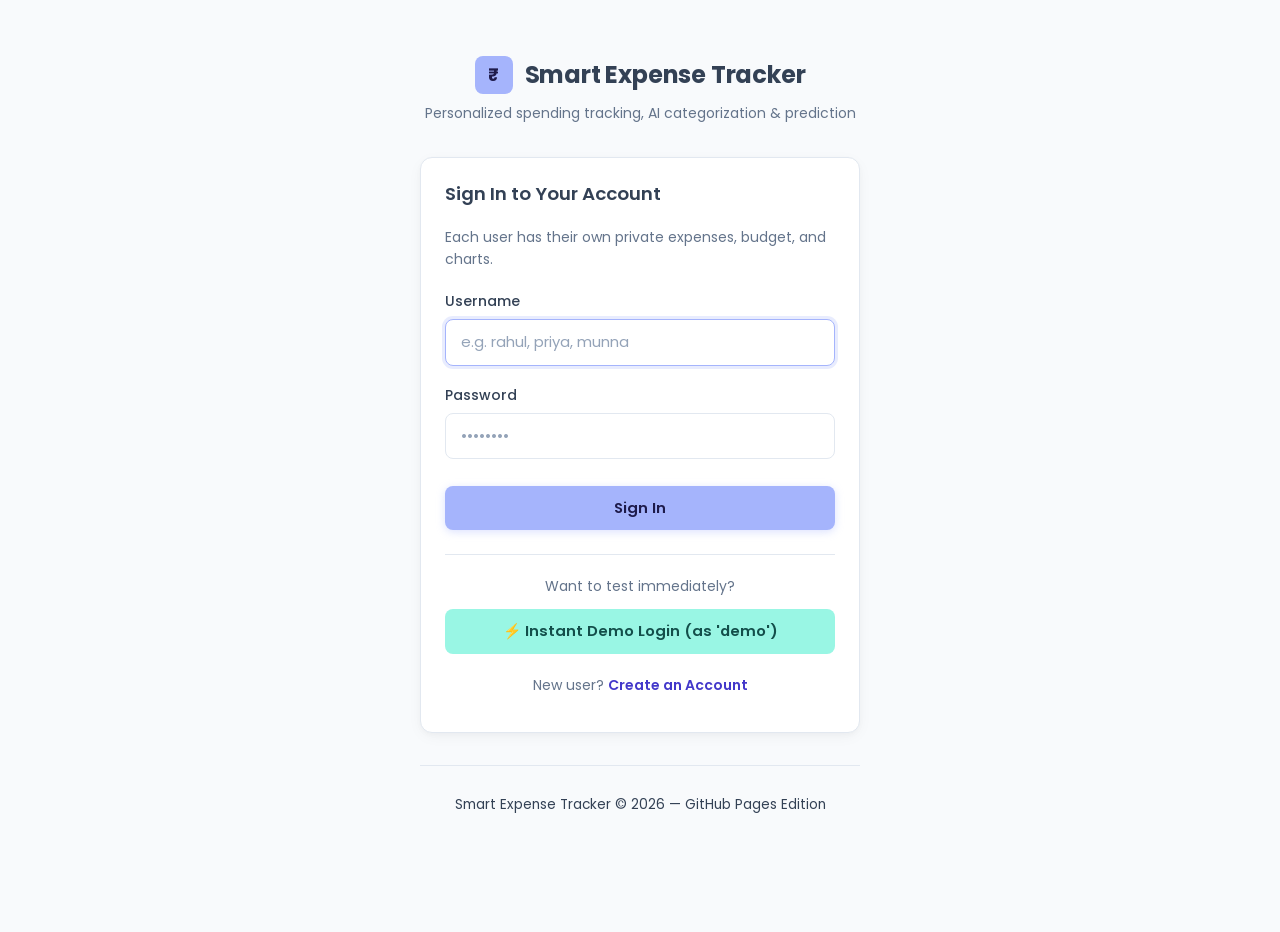
<file: login.html>
<!DOCTYPE html>
<html lang="en">
<head>
  <meta charset="UTF-8">
  <meta name="viewport" content="width=device-width, initial-scale=1.0">
  <title>Login - Smart Expense Tracker</title>
  <link rel="stylesheet" href="style.css">
</head>
<body>
  <div class="app-container" style="max-width: 480px; margin-top: 2rem;">
    <!-- Brand Header -->
    <div style="text-align: center; margin-bottom: 2rem;">
      <a href="login.html" class="navbar-brand" style="justify-content: center; font-size: 1.5rem;">
        <span class="brand-icon">₹</span>
        <span>Smart Expense Tracker</span>
      </a>
      <p class="text-sm text-muted" style="margin-top: 0.5rem;">
        Personalized spending tracking, AI categorization & prediction
      </p>
    </div>

    <!-- Alert Container -->
    <div id="loginAlert" class="alert-container"></div>

    <!-- Login Card -->
    <div class="card form-card">
      <div class="section-header">
        <h2 class="section-title">Sign In to Your Account</h2>
      </div>
      <p class="text-sm text-muted" style="margin-bottom: 1.25rem;">
        Each user has their own private expenses, budget, and charts.
      </p>

      <form id="loginForm" class="expense-form" onsubmit="handleLoginSubmit(event)">
        <div class="form-group">
          <label class="form-label" for="usernameInput">Username</label>
          <input type="text" id="usernameInput" placeholder="e.g. rahul, priya, munna" class="form-control" autocomplete="username" required autofocus>
        </div>

        <div class="form-group">
          <label class="form-label" for="passwordInput">Password</label>
          <input type="password" id="passwordInput" placeholder="••••••••" class="form-control" autocomplete="current-password" required>
        </div>

        <button type="submit" class="btn btn-primary btn-block" style="margin-top: 0.5rem;">Sign In</button>
      </form>

      <!-- Quick Demo Login Option -->
      <div style="margin-top: 1.5rem; padding-top: 1.25rem; border-top: 1px solid var(--border-color); text-align: center;">
        <p class="text-sm text-muted" style="margin-bottom: 0.75rem;">Want to test immediately?</p>
        <button type="button" onclick="handleDemoLogin()" class="btn btn-secondary btn-block text-sm">
          ⚡ Instant Demo Login (as 'demo')
        </button>
      </div>

      <!-- Registration Link -->
      <div style="margin-top: 1.25rem; text-align: center;">
        <p class="text-sm text-muted">
          New user? <a href="register.html" style="color: #4338CA; font-weight: 600; text-decoration: none;">Create an Account</a>
        </p>
      </div>
    </div>

    <!-- Footer -->
    <footer class="footer" style="margin-top: 2rem;">
      <p>Smart Expense Tracker &copy; 2026 — GitHub Pages Edition</p>
    </footer>
  </div>

  <script src="app.js"></script>
  <script>
    // Check if redirected with flash message
    document.addEventListener("DOMContentLoaded", () => {
      const alertBox = document.getElementById("loginAlert");
      const msg = sessionStorage.getItem("tracker_flash_msg");
      const cat = sessionStorage.getItem("tracker_flash_cat") || "info";
      if (msg) {
        alertBox.innerHTML = `
          <div class="alert alert-${cat}">
            <span class="alert-icon">${cat === 'danger' ? '🚨' : (cat === 'success' ? '✅' : 'ℹ️')}</span>
            <div class="alert-content">${msg}</div>
          </div>`;
        sessionStorage.removeItem("tracker_flash_msg");
        sessionStorage.removeItem("tracker_flash_cat");
      }
    });

    function handleLoginSubmit(e) {
      e.preventDefault();
      const user = document.getElementById("usernameInput").value.trim();
      const pass = document.getElementById("passwordInput").value;
      const res = StorageManager.login(user, pass);
      const alertBox = document.getElementById("loginAlert");

      if (res.success) {
        sessionStorage.setItem("tracker_flash_msg", res.message);
        sessionStorage.setItem("tracker_flash_cat", "success");
        window.location.href = "index.html";
      } else {
        alertBox.innerHTML = `
          <div class="alert alert-danger">
            <span class="alert-icon">🚨</span>
            <div class="alert-content">${res.message}</div>
          </div>`;
      }
    }

    function handleDemoLogin() {
      StorageManager.login("demo", "demo123");
      sessionStorage.setItem("tracker_flash_msg", "Welcome back, demo! Instant login successful.");
      sessionStorage.setItem("tracker_flash_cat", "success");
      window.location.href = "index.html";
    }
  </script>
</body>
</html>
</file>
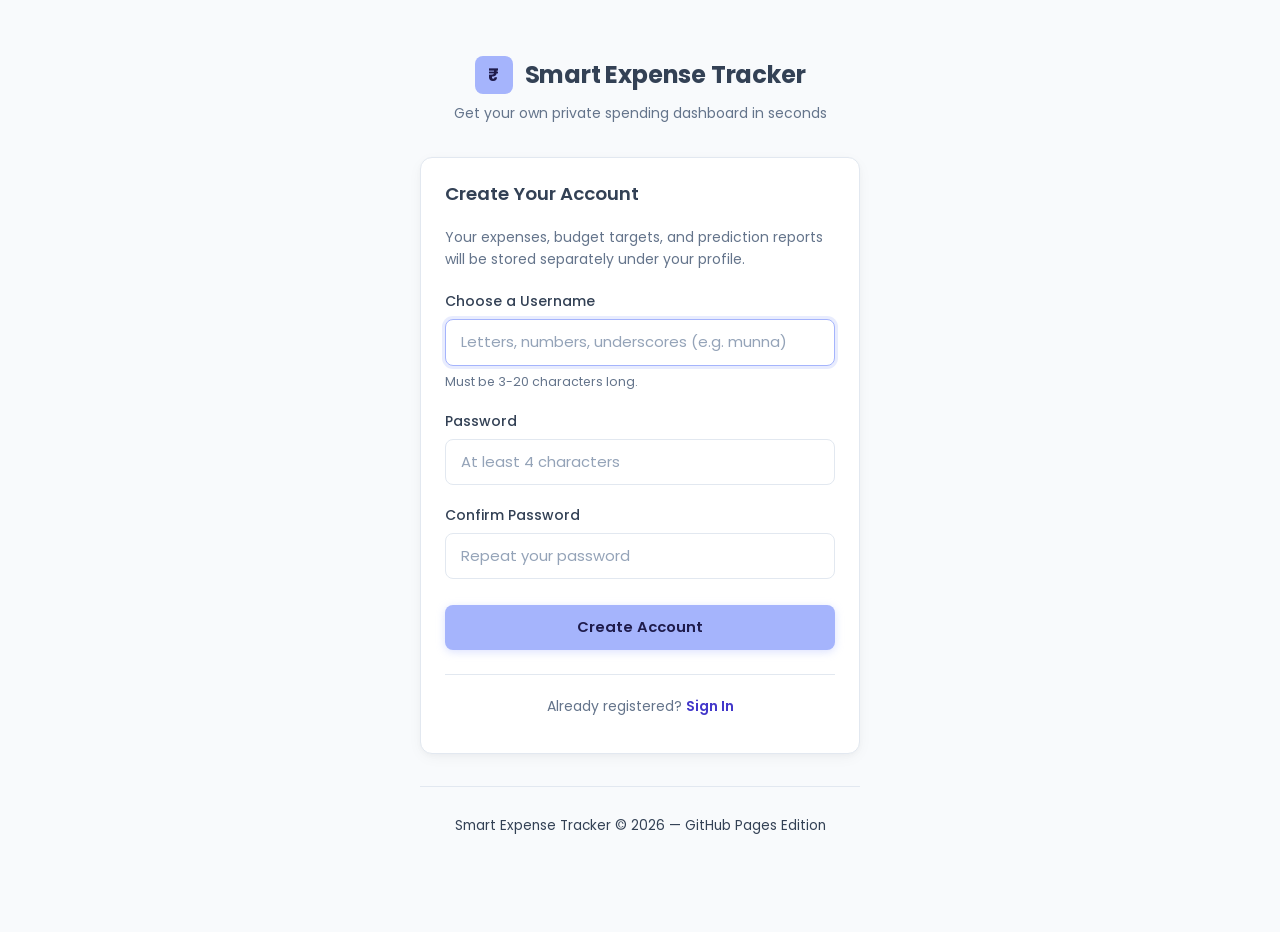
<file: register.html>
<!DOCTYPE html>
<html lang="en">
<head>
  <meta charset="UTF-8">
  <meta name="viewport" content="width=device-width, initial-scale=1.0">
  <title>Create Account - Smart Expense Tracker</title>
  <link rel="stylesheet" href="style.css">
</head>
<body>
  <div class="app-container" style="max-width: 480px; margin-top: 2rem;">
    <!-- Brand Header -->
    <div style="text-align: center; margin-bottom: 2rem;">
      <a href="login.html" class="navbar-brand" style="justify-content: center; font-size: 1.5rem;">
        <span class="brand-icon">₹</span>
        <span>Smart Expense Tracker</span>
      </a>
      <p class="text-sm text-muted" style="margin-top: 0.5rem;">
        Get your own private spending dashboard in seconds
      </p>
    </div>

    <!-- Alert Container -->
    <div id="registerAlert" class="alert-container"></div>

    <!-- Register Card -->
    <div class="card form-card">
      <div class="section-header">
        <h2 class="section-title">Create Your Account</h2>
      </div>
      <p class="text-sm text-muted" style="margin-bottom: 1.25rem;">
        Your expenses, budget targets, and prediction reports will be stored separately under your profile.
      </p>

      <form id="registerForm" class="expense-form" onsubmit="handleRegisterSubmit(event)">
        <div class="form-group">
          <label class="form-label" for="regUsername">Choose a Username</label>
          <input type="text" id="regUsername" placeholder="Letters, numbers, underscores (e.g. munna)" class="form-control" autocomplete="username" required autofocus>
          <span class="form-help">Must be 3-20 characters long.</span>
        </div>

        <div class="form-group">
          <label class="form-label" for="regPassword">Password</label>
          <input type="password" id="regPassword" placeholder="At least 4 characters" class="form-control" autocomplete="new-password" required>
        </div>

        <div class="form-group">
          <label class="form-label" for="regConfirm">Confirm Password</label>
          <input type="password" id="regConfirm" placeholder="Repeat your password" class="form-control" autocomplete="new-password" required>
        </div>

        <button type="submit" class="btn btn-primary btn-block" style="margin-top: 0.5rem;">Create Account</button>
      </form>

      <!-- Back to Login Link -->
      <div style="margin-top: 1.5rem; padding-top: 1.25rem; border-top: 1px solid var(--border-color); text-align: center;">
        <p class="text-sm text-muted">
          Already registered? <a href="login.html" style="color: #4338CA; font-weight: 600; text-decoration: none;">Sign In</a>
        </p>
      </div>
    </div>

    <!-- Footer -->
    <footer class="footer" style="margin-top: 2rem;">
      <p>Smart Expense Tracker &copy; 2026 — GitHub Pages Edition</p>
    </footer>
  </div>

  <script src="app.js"></script>
  <script>
    function handleRegisterSubmit(e) {
      e.preventDefault();
      const user = document.getElementById("regUsername").value.trim().toLowerCase();
      const pass = document.getElementById("regPassword").value;
      const confirm = document.getElementById("regConfirm").value;
      const alertBox = document.getElementById("registerAlert");

      if (!/^[a-zA-Z0-9_]{3,20}$/.test(user)) {
        alertBox.innerHTML = `
          <div class="alert alert-danger">
            <span class="alert-icon">🚨</span>
            <div class="alert-content">Username must be 3-20 characters long and contain only letters, numbers, or underscores.</div>
          </div>`;
        return;
      }

      if (pass.length < 4) {
        alertBox.innerHTML = `
          <div class="alert alert-danger">
            <span class="alert-icon">🚨</span>
            <div class="alert-content">Password must be at least 4 characters long.</div>
          </div>`;
        return;
      }

      if (pass !== confirm) {
        alertBox.innerHTML = `
          <div class="alert alert-danger">
            <span class="alert-icon">🚨</span>
            <div class="alert-content">Passwords do not match. Please re-enter.</div>
          </div>`;
        return;
      }

      const res = StorageManager.register(user, pass);
      if (res.success) {
        sessionStorage.setItem("tracker_flash_msg", res.message);
        sessionStorage.setItem("tracker_flash_cat", "success");
        window.location.href = "index.html";
      } else {
        alertBox.innerHTML = `
          <div class="alert alert-danger">
            <span class="alert-icon">🚨</span>
            <div class="alert-content">${res.message}</div>
          </div>`;
      }
    }
  </script>
</body>
</html>
</file>
<file: style.css>
/* ==========================================================================
   SMART EXPENSE TRACKER - STYLESHEET (style.css)
   A modern, minimal, soft pastel theme for Python + Flask web app
   ========================================================================== */

/* --------------------------------------------------------------------------
   1. GOOGLE FONTS IMPORT
   -------------------------------------------------------------------------- */
@import url('https://fonts.googleapis.com/css2?family=Poppins:wght@300;400;500;600;700&family=Inter:wght@400;500;600;700&display=swap');

/* --------------------------------------------------------------------------
   2. CSS DESIGN TOKENS & VARIABLES (:root)
   -------------------------------------------------------------------------- */
:root {
  /* Core Pastel Palette (as specified) */
  --bg-color: #F8FAFC;           /* Very light grey-blue background */
  --card-bg: #FFFFFF;            /* Clean white card surface */
  --primary: #A5B4FC;            /* Soft pastel indigo */
  --primary-hover: #818CF8;      /* Slightly deeper indigo on hover */
  --primary-text: #1E1B4B;       /* High-contrast dark indigo text for primary buttons */
  
  --secondary: #99F6E4;          /* Soft teal */
  --secondary-hover: #5EEAD4;    /* Slightly deeper teal */
  --secondary-text: #134E4A;     /* Dark teal text for contrast */

  --accent: #FDE68A;             /* Soft pastel yellow */
  --accent-hover: #FCD34D;       /* Deeper yellow */
  --accent-text: #78350F;        /* Dark warm brown/amber text */

  --success-bg: #BBF7D0;         /* Soft light green */
  --success-text: #14532D;       /* Deep green text */
  --success-border: #86EFAC;

  --warning-bg: #FEF3C7;         /* Soft light yellow (for ~80% budget alert) */
  --warning-text: #854D0E;       /* Deep amber text */
  --warning-border: #FDE68A;

  --danger-bg: #FECACA;          /* Soft light red (for over-budget limit) */
  --danger-text: #7F1D1D;        /* Deep red text */
  --danger-border: #FCA5A5;

  /* Typography Colors */
  --text-main: #334155;          /* Dark slate for primary readability */
  --text-muted: #64748B;         /* Slate muted grey for labels and captions */
  --text-light: #94A3B8;         /* Subtle secondary labels */

  /* Structural & Utility Tokens */
  --border-color: #E2E8F0;       /* Soft border grey */
  --border-radius: 12px;         /* Standard rounded corners */
  --border-radius-sm: 8px;       /* Smaller radius for inputs/pills */
  --border-radius-pill: 9999px;   /* Full rounded pills for badges */

  /* Shadows & Transitions */
  --shadow-subtle: 0 1px 3px rgba(15, 23, 42, 0.04);
  --shadow-card: 0 4px 16px -2px rgba(15, 23, 42, 0.05), 0 2px 6px -1px rgba(15, 23, 42, 0.03);
  --shadow-hover: 0 8px 24px -4px rgba(15, 23, 42, 0.08);
  --transition: all 0.25s cubic-bezier(0.4, 0, 0.2, 1);
  --font-family: 'Poppins', 'Inter', -apple-system, BlinkMacSystemFont, "Segoe UI", Roboto, sans-serif;
}

/* --------------------------------------------------------------------------
   3. BASE & RESET STYLES
   -------------------------------------------------------------------------- */
*, *::before, *::after {
  box-sizing: border-box;
  margin: 0;
  padding: 0;
}

html {
  font-size: 16px;
  scroll-behavior: smooth;
}

body {
  font-family: var(--font-family);
  background-color: var(--bg-color);
  color: var(--text-main);
  line-height: 1.6;
  -webkit-font-smoothing: antialiased;
  min-height: 100vh;
  padding: 0;
}

/* Main Container Layout */
.app-container {
  max-width: 1200px;
  margin: 0 auto;
  padding: 1.5rem 1.25rem 3.5rem;
}

/* Typography Defaults */
h1, h2, h3, h4, h5, h6 {
  color: var(--text-main);
  font-weight: 600;
  line-height: 1.3;
}

p {
  color: var(--text-main);
  margin-bottom: 0.75rem;
}

.text-muted {
  color: var(--text-muted);
}

.text-sm {
  font-size: 0.875rem;
}

/* --------------------------------------------------------------------------
   4. HEADER / NAVBAR
   -------------------------------------------------------------------------- */
.navbar {
  background: var(--card-bg);
  border: 1px solid var(--border-color);
  border-radius: var(--border-radius);
  box-shadow: var(--shadow-card);
  padding: 1rem 1.75rem;
  margin-bottom: 2rem;
  display: flex;
  align-items: center;
  justify-content: space-between;
  flex-wrap: wrap;
  gap: 1rem;
}

.navbar-brand {
  display: flex;
  align-items: center;
  gap: 0.75rem;
  text-decoration: none;
  color: var(--text-main);
  font-weight: 700;
  font-size: 1.25rem;
  letter-spacing: -0.2px;
}

.navbar-brand .brand-icon {
  display: inline-flex;
  align-items: center;
  justify-content: center;
  width: 38px;
  height: 38px;
  background-color: var(--primary);
  color: var(--primary-text);
  border-radius: var(--border-radius-sm);
  font-size: 1.1rem;
  font-weight: 700;
}

.nav-links {
  display: flex;
  align-items: center;
  list-style: none;
  gap: 0.5rem;
}

.nav-link {
  color: var(--text-muted);
  text-decoration: none;
  font-size: 0.925rem;
  font-weight: 500;
  padding: 0.5rem 0.9rem;
  border-radius: var(--border-radius-sm);
  transition: var(--transition);
}

.nav-link:hover,
.nav-link.active {
  color: var(--text-main);
  background-color: var(--bg-color);
}

/* --------------------------------------------------------------------------
   5. BUDGET ALERTS & NOTIFICATIONS
   -------------------------------------------------------------------------- */
.alert-container {
  margin-bottom: 1.75rem;
}

.alert {
  display: flex;
  align-items: flex-start;
  gap: 0.85rem;
  padding: 1rem 1.25rem;
  border-radius: var(--border-radius);
  border: 1px solid transparent;
  font-size: 0.95rem;
  line-height: 1.5;
  margin-bottom: 1rem;
  box-shadow: var(--shadow-subtle);
}

.alert-icon {
  font-size: 1.25rem;
  line-height: 1;
  flex-shrink: 0;
}

.alert-content {
  flex: 1;
}

.alert-title {
  font-weight: 600;
  margin-bottom: 0.15rem;
}

/* Over Budget Limit Alert */
.alert-danger {
  background-color: var(--danger-bg);
  color: var(--danger-text);
  border-color: var(--danger-border);
}

/* 80% Threshold Warning Alert */
.alert-warning {
  background-color: var(--warning-bg);
  color: var(--warning-text);
  border-color: var(--warning-border);
}

/* Safe / Under Budget Notification */
.alert-success {
  background-color: var(--success-bg);
  color: var(--success-text);
  border-color: var(--success-border);
}

/* AI Classifier / Informational Notice */
.alert-info {
  background-color: #E0E7FF;
  color: #3730A3;
  border-color: #C7D2FE;
}

/* --------------------------------------------------------------------------
   6. SUMMARY CARDS (KPIs: Total Spent, Top Category, Budget Status, Prediction)
   -------------------------------------------------------------------------- */
.summary-grid {
  display: grid;
  grid-template-columns: repeat(auto-fit, minmax(230px, 1fr));
  gap: 1.25rem;
  margin-bottom: 2rem;
}

.card {
  background: var(--card-bg);
  border: 1px solid var(--border-color);
  border-radius: var(--border-radius);
  box-shadow: var(--shadow-card);
  padding: 1.5rem;
  transition: var(--transition);
}

.summary-card {
  display: flex;
  flex-direction: column;
  justify-content: space-between;
  position: relative;
  overflow: hidden;
}

.summary-card:hover {
  transform: translateY(-2px);
  box-shadow: var(--shadow-hover);
}

/* Top Accent Bar on Summary Cards */
.summary-card::before {
  content: "";
  position: absolute;
  top: 0;
  left: 0;
  right: 0;
  height: 4px;
  background-color: var(--primary);
}

.summary-card.accent-secondary::before {
  background-color: var(--secondary);
}

.summary-card.accent-warning::before {
  background-color: var(--accent);
}

.summary-card.accent-danger::before {
  background-color: var(--danger-bg);
}

.card-header-sm {
  display: flex;
  align-items: center;
  justify-content: space-between;
  margin-bottom: 0.5rem;
}

.card-title-sm {
  font-size: 0.8rem;
  font-weight: 600;
  color: var(--text-muted);
  text-transform: uppercase;
  letter-spacing: 0.6px;
}

.card-value {
  font-size: 1.85rem;
  font-weight: 700;
  color: var(--text-main);
  letter-spacing: -0.5px;
  margin-bottom: 0.35rem;
}

.card-subtitle {
  font-size: 0.825rem;
  color: var(--text-muted);
  display: flex;
  align-items: center;
  gap: 0.35rem;
}

/* --------------------------------------------------------------------------
   7. MAIN CONTENT LAYOUT (Form + Visuals / Split Grid)
   -------------------------------------------------------------------------- */
.content-grid {
  display: grid;
  grid-template-columns: 1fr 1.35fr;
  gap: 1.75rem;
  margin-bottom: 2rem;
}

.section-header {
  margin-bottom: 1.25rem;
  display: flex;
  align-items: center;
  justify-content: space-between;
}

.section-title {
  font-size: 1.15rem;
  font-weight: 600;
  color: var(--text-main);
}

/* --------------------------------------------------------------------------
   8. EXPENSE FORM (Inputs, Dropdown, Predictor, Buttons)
   -------------------------------------------------------------------------- */
.form-card {
  height: 100%;
}

.expense-form {
  display: flex;
  flex-direction: column;
  gap: 1.15rem;
}

.form-group {
  display: flex;
  flex-direction: column;
  gap: 0.4rem;
}

.form-row {
  display: grid;
  grid-template-columns: 1fr 1fr;
  gap: 1rem;
}

.form-label {
  font-size: 0.875rem;
  font-weight: 500;
  color: var(--text-main);
  display: flex;
  align-items: center;
  justify-content: space-between;
}

/* AI Classifier Badge beside Category label */
.ai-badge {
  font-size: 0.725rem;
  font-weight: 600;
  background-color: var(--secondary);
  color: var(--secondary-text);
  padding: 0.15rem 0.55rem;
  border-radius: var(--border-radius-pill);
  letter-spacing: 0.2px;
}

/* Form Controls */
.form-control {
  width: 100%;
  padding: 0.7rem 0.95rem;
  font-family: inherit;
  font-size: 0.925rem;
  color: var(--text-main);
  background-color: var(--card-bg);
  border: 1px solid var(--border-color);
  border-radius: var(--border-radius-sm);
  transition: var(--transition);
  outline: none;
}

.form-control:focus {
  border-color: var(--primary);
  box-shadow: 0 0 0 3px rgba(165, 180, 252, 0.25);
  background-color: #FFFFFF;
}

.form-control::placeholder {
  color: var(--text-light);
}

/* Select Dropdown */
select.form-control {
  appearance: none;
  background-image: url("data:image/svg+xml;charset=UTF-8,%3csvg xmlns='http://www.w3.org/2000/svg' viewBox='0 0 24 24' fill='none' stroke='%2364748B' stroke-width='2' stroke-linecap='round' stroke-linejoin='round'%3e%3cpolyline points='6 9 12 15 18 9'%3e%3c/polyline%3e%3c/svg%3e");
  background-repeat: no-repeat;
  background-position: right 0.85rem center;
  background-size: 1rem;
  padding-right: 2.25rem;
  cursor: pointer;
}

/* Form Helper Text */
.form-help {
  font-size: 0.775rem;
  color: var(--text-muted);
}

/* --------------------------------------------------------------------------
   9. BUTTONS
   -------------------------------------------------------------------------- */
.btn {
  display: inline-flex;
  align-items: center;
  justify-content: center;
  gap: 0.5rem;
  padding: 0.75rem 1.4rem;
  font-family: inherit;
  font-size: 0.925rem;
  font-weight: 600;
  border-radius: var(--border-radius-sm);
  border: 1px solid transparent;
  cursor: pointer;
  text-decoration: none;
  transition: var(--transition);
  line-height: 1.25;
}

.btn:active {
  transform: scale(0.98);
}

/* Primary Button (Pastel Indigo) */
.btn-primary {
  background-color: var(--primary);
  color: var(--primary-text);
  box-shadow: 0 2px 8px rgba(165, 180, 252, 0.4);
}

.btn-primary:hover {
  background-color: var(--primary-hover);
  color: #FFFFFF;
  box-shadow: 0 4px 12px rgba(129, 140, 248, 0.45);
}

/* Secondary Button (Pastel Teal) */
.btn-secondary {
  background-color: var(--secondary);
  color: var(--secondary-text);
}

.btn-secondary:hover {
  background-color: var(--secondary-hover);
}

/* Subtle / Ghost Button */
.btn-subtle {
  background-color: var(--bg-color);
  color: var(--text-main);
  border-color: var(--border-color);
}

.btn-subtle:hover {
  background-color: #EDF2F7;
  color: var(--text-main);
}

/* Delete / Action Button */
.btn-sm-danger {
  padding: 0.35rem 0.65rem;
  font-size: 0.775rem;
  border-radius: 6px;
  background-color: var(--danger-bg);
  color: var(--danger-text);
  border: none;
  cursor: pointer;
  transition: var(--transition);
}

.btn-sm-danger:hover {
  background-color: #FCA5A5;
}

/* Full Width Button Helper */
.btn-block {
  width: 100%;
}

/* --------------------------------------------------------------------------
   10. MATPLOTLIB DASHBOARD IMAGE SECTION
   -------------------------------------------------------------------------- */
.dashboard-card {
  display: flex;
  flex-direction: column;
}

.chart-wrapper {
  background-color: #FFFFFF;
  border: 1px solid var(--border-color);
  border-radius: var(--border-radius-sm);
  padding: 1rem;
  display: flex;
  flex-direction: column;
  align-items: center;
  justify-content: center;
  min-height: 320px;
  overflow: hidden;
  box-shadow: var(--shadow-subtle);
}

.dashboard-image {
  width: 100%;
  max-width: 100%;
  height: auto;
  object-fit: contain;
  display: block;
  border-radius: 6px;
  transition: transform 0.3s ease;
}

.dashboard-image:hover {
  transform: scale(1.01);
}

.chart-caption {
  font-size: 0.8rem;
  color: var(--text-muted);
  text-align: center;
  margin-top: 0.85rem;
}

/* Empty State / Fallback for Visualizer */
.chart-placeholder {
  text-align: center;
  padding: 2.5rem 1rem;
  color: var(--text-muted);
}

.chart-placeholder-icon {
  font-size: 2.25rem;
  margin-bottom: 0.75rem;
  opacity: 0.6;
}

/* --------------------------------------------------------------------------
   11. EXPENSES TABLE (Striped Rows, Hover Effect, Category Badges)
   -------------------------------------------------------------------------- */
.table-card {
  margin-top: 1.5rem;
}

.table-responsive {
  width: 100%;
  overflow-x: auto;
  border-radius: var(--border-radius-sm);
  border: 1px solid var(--border-color);
}

.expenses-table {
  width: 100%;
  border-collapse: collapse;
  text-align: left;
  font-size: 0.925rem;
  white-space: nowrap;
}

/* Table Header */
.expenses-table thead th {
  background-color: #F8FAFC;
  color: var(--text-muted);
  font-weight: 600;
  text-transform: uppercase;
  font-size: 0.75rem;
  letter-spacing: 0.6px;
  padding: 0.95rem 1.25rem;
  border-bottom: 1px solid var(--border-color);
}

/* Table Cells */
.expenses-table tbody td {
  padding: 1rem 1.25rem;
  border-bottom: 1px solid var(--border-color);
  color: var(--text-main);
  vertical-align: middle;
}

/* Alternating Striped Rows */
.expenses-table tbody tr:nth-child(even) {
  background-color: #F8FAFC;
}

/* Row Hover State */
.expenses-table tbody tr {
  transition: background-color 0.15s ease-in-out;
}

.expenses-table tbody tr:hover {
  background-color: #EEF2F6;
}

/* Numerical / Currency Cells */
.td-amount {
  font-weight: 600;
  color: var(--text-main);
  font-variant-numeric: tabular-nums;
}

/* Category Badges / Tags */
.badge {
  display: inline-flex;
  align-items: center;
  padding: 0.25rem 0.7rem;
  border-radius: var(--border-radius-pill);
  font-size: 0.775rem;
  font-weight: 600;
  line-height: 1.2;
  letter-spacing: 0.2px;
}

/* Preset Category Pastel Styles */
.badge-food {
  background-color: var(--secondary);
  color: var(--secondary-text);
}

.badge-shopping {
  background-color: var(--primary);
  color: var(--primary-text);
}

.badge-transport {
  background-color: var(--accent);
  color: var(--accent-text);
}

.badge-bills {
  background-color: var(--warning-bg);
  color: var(--warning-text);
}

.badge-entertainment {
  background-color: #E9D5FF;
  color: #581C87;
}

.badge-other {
  background-color: #E2E8F0;
  color: #475569;
}

/* Dynamic Category Breakdown Progress Bars */
.category-bars {
  margin-top: 1.25rem;
  padding-top: 1rem;
  border-top: 1px solid var(--border-color);
  display: flex;
  flex-direction: column;
  gap: 0.75rem;
}

.category-bar-item {
  display: flex;
  flex-direction: column;
  gap: 0.25rem;
}

.category-bar-header {
  display: flex;
  justify-content: space-between;
  align-items: center;
  font-size: 0.825rem;
  color: var(--text-main);
  font-weight: 500;
}

.category-bar-track {
  width: 100%;
  height: 8px;
  background-color: var(--bg-color);
  border-radius: var(--border-radius-pill);
  overflow: hidden;
  border: 1px solid var(--border-color);
}

.category-bar-fill {
  height: 100%;
  border-radius: var(--border-radius-pill);
  transition: width 0.4s ease-in-out;
}

/* --------------------------------------------------------------------------
   12. FOOTER
   -------------------------------------------------------------------------- */
.footer {
  margin-top: 3.5rem;
  text-align: center;
  font-size: 0.85rem;
  color: var(--text-muted);
  border-top: 1px solid var(--border-color);
  padding-top: 1.75rem;
}

/* --------------------------------------------------------------------------
   13. RESPONSIVE DESIGN (Media Queries)
   -------------------------------------------------------------------------- */

/* Tablet Viewports (max-width: 992px) */
@media (max-width: 992px) {
  .content-grid {
    grid-template-columns: 1fr;
    gap: 1.5rem;
  }
  
  .summary-grid {
    grid-template-columns: repeat(2, 1fr);
  }
}

/* Mobile Devices (max-width: 640px) */
@media (max-width: 640px) {
  .app-container {
    padding: 1rem 0.75rem 2.5rem;
  }

  .navbar {
    flex-direction: column;
    align-items: flex-start;
    padding: 1rem 1.25rem;
    gap: 0.75rem;
  }

  .nav-links {
    width: 100%;
    justify-content: space-around;
  }

  .summary-grid {
    grid-template-columns: 1fr;
    gap: 1rem;
  }

  .form-row {
    grid-template-columns: 1fr;
  }

  .card {
    padding: 1.15rem;
  }

  .card-value {
    font-size: 1.6rem;
  }

  .expenses-table thead th,
  .expenses-table tbody td {
    padding: 0.75rem 0.85rem;
  }

  .btn {
    width: 100%;
  }
}

/* --------------------------------------------------------------------------
   14. INTERACTIVE MODAL DIALOGS (User Switcher & Budget Settings)
   -------------------------------------------------------------------------- */
.modal-backdrop {
  position: fixed;
  top: 0;
  left: 0;
  width: 100vw;
  height: 100vh;
  background: rgba(15, 23, 42, 0.45);
  backdrop-filter: blur(4px);
  display: flex;
  align-items: center;
  justify-content: center;
  z-index: 9999;
  padding: 1rem;
}

.modal-card {
  background: var(--card-bg);
  border-radius: var(--border-radius);
  box-shadow: 0 20px 25px -5px rgba(0, 0, 0, 0.1), 0 10px 10px -5px rgba(0, 0, 0, 0.04);
  max-width: 480px;
  width: 100%;
  border: 1px solid var(--border-color);
  overflow: hidden;
  animation: modalFadeIn 0.2s ease-out;
}

@keyframes modalFadeIn {
  from { opacity: 0; transform: translateY(-10px) scale(0.98); }
  to { opacity: 1; transform: translateY(0) scale(1); }
}

.modal-header {
  display: flex;
  justify-content: space-between;
  align-items: center;
  padding: 1.15rem 1.4rem;
  border-bottom: 1px solid var(--border-color);
  background: #FCFDFF;
}

.modal-body {
  padding: 1.4rem;
}

.modal-close {
  background: none;
  border: none;
  font-size: 1.5rem;
  line-height: 1;
  color: var(--text-muted);
  cursor: pointer;
  padding: 0.2rem 0.4rem;
  border-radius: 6px;
  transition: var(--transition);
}

.modal-close:hover {
  background: var(--bg-color);
  color: var(--text-main);
}

.user-profile-pill {
  display: inline-flex;
  align-items: center;
  gap: 0.4rem;
  padding: 0.5rem 0.85rem;
  border-radius: var(--border-radius-pill);
  background: var(--bg-color);
  border: 1px solid var(--border-color);
  font-size: 0.85rem;
  font-weight: 500;
  color: var(--text-main);
  cursor: pointer;
  transition: var(--transition);
}

.user-profile-pill:hover {
  border-color: var(--primary);
  background: #EEF2FF;
}

.user-profile-pill.active {
  background: var(--primary);
  color: var(--primary-text);
  border-color: var(--primary-hover);
  font-weight: 600;
}
</file>
